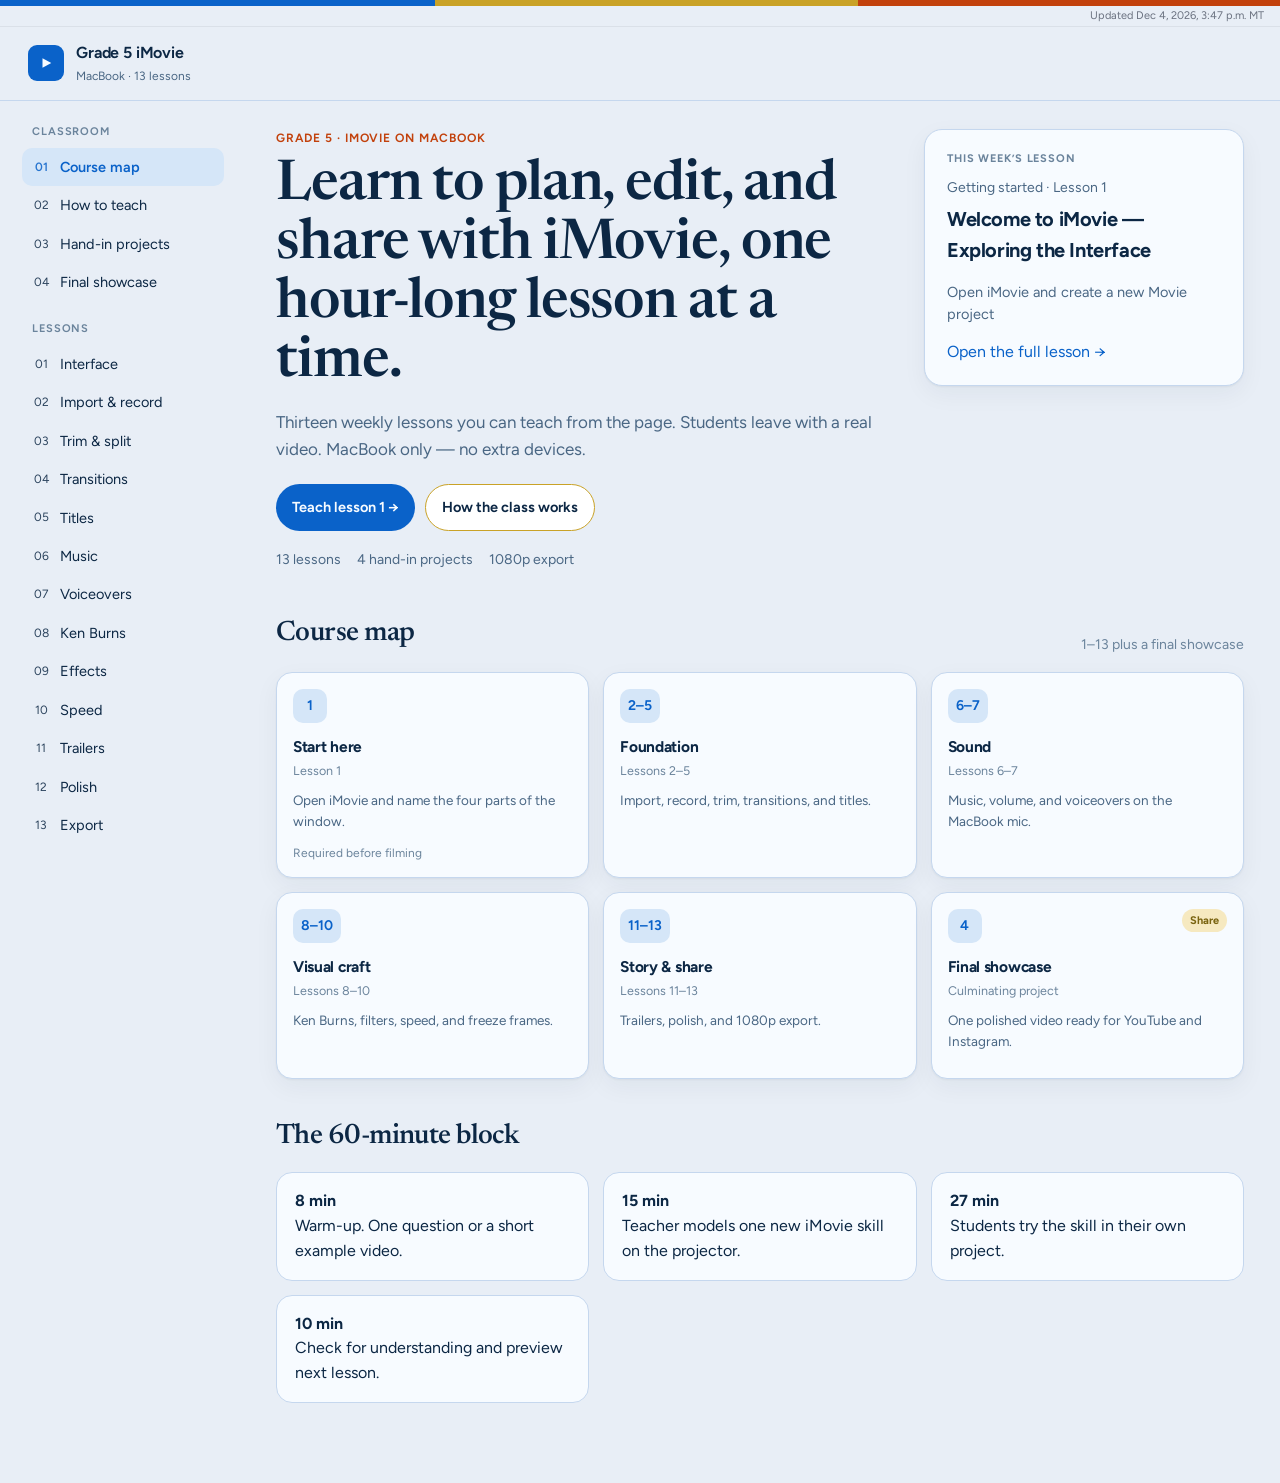
<file: index.html>
<!DOCTYPE html>
<html lang="en">
<head>
  <meta charset="UTF-8" />
  <meta name="viewport" content="width=device-width, initial-scale=1.0" />
  <title>Grade 5 iMovie</title>
  <link rel="icon" href="favicon.svg" type="image/svg+xml" />
  <link rel="preconnect" href="https://fonts.googleapis.com" />
  <link href="https://fonts.googleapis.com/css2?family=Figtree:wght@400;500;600;650;700&family=Newsreader:opsz,wght@6..72,500;6..72,560;6..72,650&display=swap" rel="stylesheet" />
  <link rel="stylesheet" href="styles.css" />
</head>
<body>
  <div id="app">
    <div class="hero-grid">
      <div>
        <p class="kicker">Grade 5 · iMovie on MacBook</p>
        <h1>Learn to plan, edit, and share with iMovie, one hour-long lesson at a time.</h1>
        <p class="lead">Thirteen weekly lessons you can teach from the page. Students leave with a real video. MacBook only — no extra devices.</p>
        <div class="actions">
          <a class="btn btn-primary" href="lesson.html?n=1">Teach lesson 1 →</a>
          <a class="btn btn-ghost" href="how-to.html">How the class works</a>
        </div>
        <div class="meta-row">
          <span>13 lessons</span>
          <span>4 hand-in projects</span>
          <span>1080p export</span>
        </div>
      </div>
      <aside class="panel">
        <div class="soft-kicker">This week’s lesson</div>
        <div style="color:var(--muted);font-size:14px;margin-bottom:6px;">Getting started · Lesson 1</div>
        <h3>Welcome to iMovie — Exploring the Interface</h3>
        <p style="color:var(--muted);font-size:14.5px;">Open iMovie and create a new Movie project</p>
        <a href="lesson.html?n=1">Open the full lesson →</a>
      </aside>
    </div>
    <div style="display:flex;align-items:end;justify-content:space-between;gap:12px;margin-top:42px;">
      <h2 style="margin:0;">Course map</h2>
      <div style="color:var(--subtle);font-size:14px;">1–13 plus a final showcase</div>
    </div>
    <div class="cards" style="margin-top:16px;">
      <a class="card" href="lesson.html?n=1">
        <div class="card-top"><div class="icon-pill">1</div></div>
        <div style="margin-top:12px;"><h3>Start here</h3><div class="weeks">Lesson 1</div></div>
        <p>Open iMovie and name the four parts of the window.</p>
        <div class="complete">Required before filming</div>
      </a>
<a class="card" href="lesson.html?n=2">
        <div class="card-top"><div class="icon-pill">2–5</div></div>
        <div style="margin-top:12px;"><h3>Foundation</h3><div class="weeks">Lessons 2–5</div></div>
        <p>Import, record, trim, transitions, and titles.</p>
        
      </a>
<a class="card" href="lesson.html?n=6">
        <div class="card-top"><div class="icon-pill">6–7</div></div>
        <div style="margin-top:12px;"><h3>Sound</h3><div class="weeks">Lessons 6–7</div></div>
        <p>Music, volume, and voiceovers on the MacBook mic.</p>
        
      </a>
<a class="card" href="lesson.html?n=8">
        <div class="card-top"><div class="icon-pill">8–10</div></div>
        <div style="margin-top:12px;"><h3>Visual craft</h3><div class="weeks">Lessons 8–10</div></div>
        <p>Ken Burns, filters, speed, and freeze frames.</p>
        
      </a>
<a class="card" href="lesson.html?n=11">
        <div class="card-top"><div class="icon-pill">11–13</div></div>
        <div style="margin-top:12px;"><h3>Story & share</h3><div class="weeks">Lessons 11–13</div></div>
        <p>Trailers, polish, and 1080p export.</p>
        
      </a>
<a class="card" href="project.html?n=4">
        <div class="card-top"><div class="icon-pill">4</div><span class="badge">Share</span></div>
        <div style="margin-top:12px;"><h3>Final showcase</h3><div class="weeks">Culminating project</div></div>
        <p>One polished video ready for YouTube and Instagram.</p>
        
      </a>
    </div>
    <h2>The 60-minute block</h2>
    <div class="cards">
      <div class="note" style="margin:0;"><strong>8 min</strong><br>Warm-up. One question or a short example video.</div>
<div class="note" style="margin:0;"><strong>15 min</strong><br>Teacher models one new iMovie skill on the projector.</div>
<div class="note" style="margin:0;"><strong>27 min</strong><br>Students try the skill in their own project.</div>
<div class="note" style="margin:0;"><strong>10 min</strong><br>Check for understanding and preview next lesson.</div>
    </div>
  </div>
  <script src="data.js"></script>
  <script src="app.js"></script>
</body>
</html>
</file>
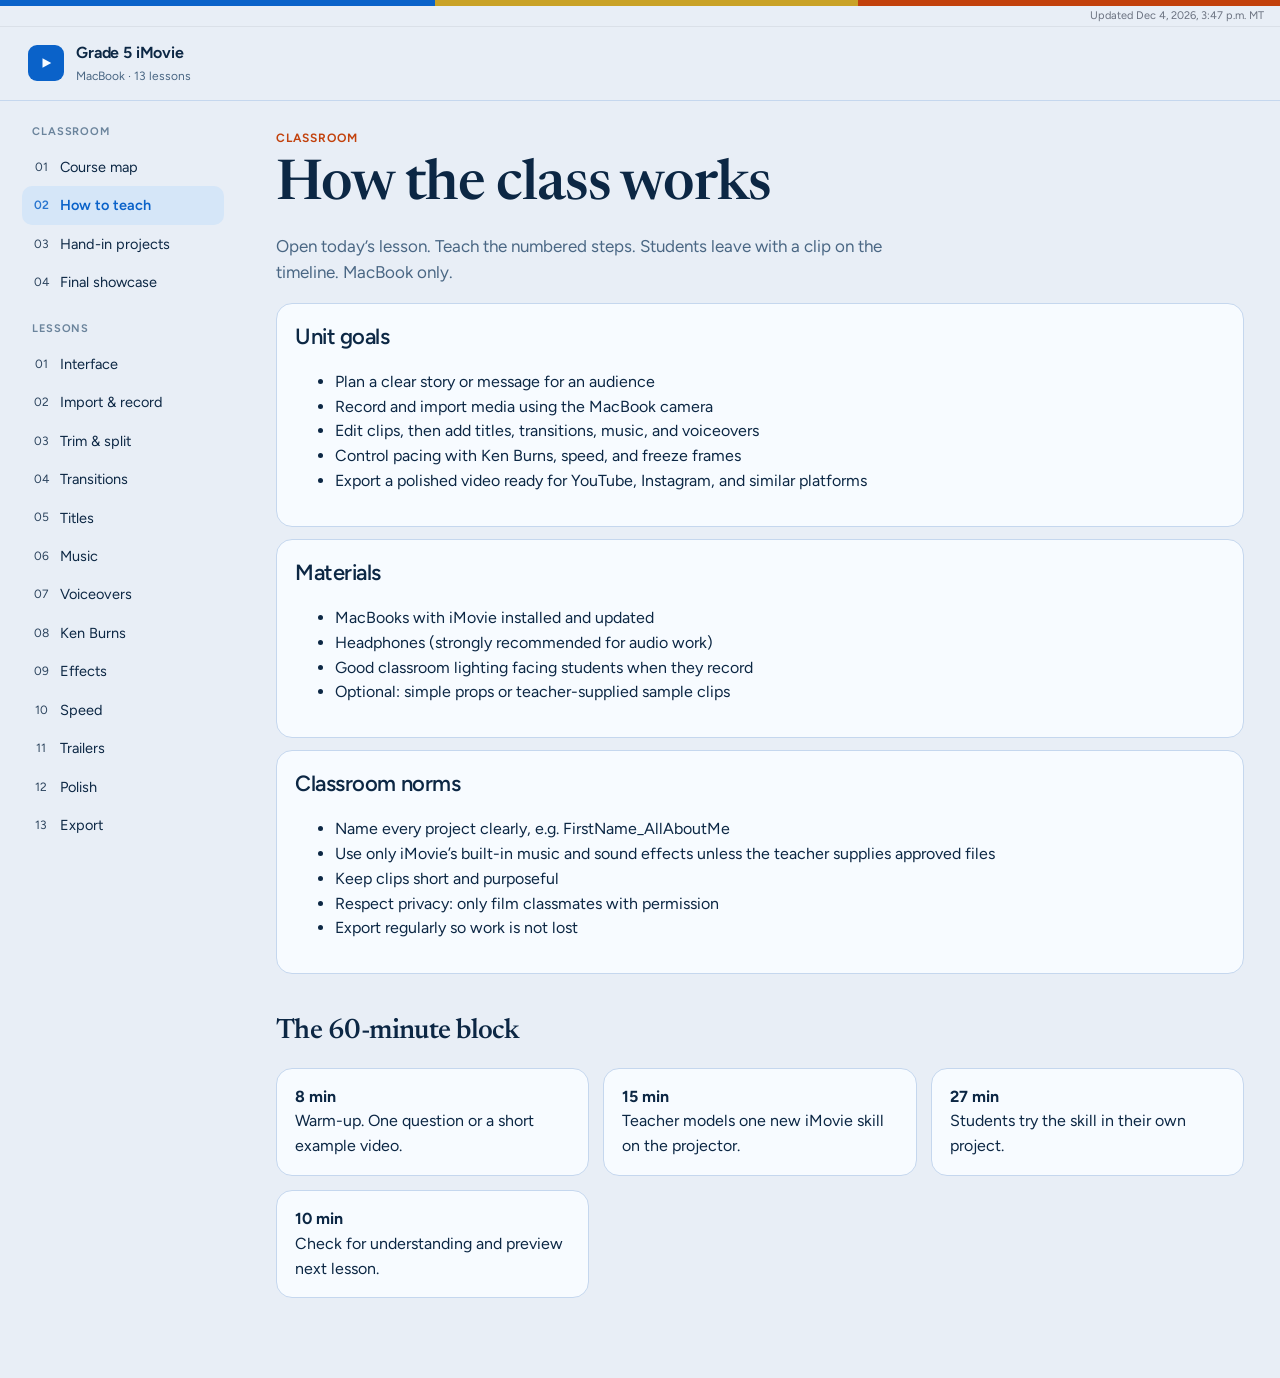
<file: how-to.html>
<!DOCTYPE html>
<html lang="en">
<head>
  <meta charset="UTF-8" />
  <meta name="viewport" content="width=device-width, initial-scale=1.0" />
  <title>How to teach · Grade 5 iMovie</title>
  <link rel="icon" href="favicon.svg" type="image/svg+xml" />
  <link rel="preconnect" href="https://fonts.googleapis.com" />
  <link href="https://fonts.googleapis.com/css2?family=Figtree:wght@400;500;600;650;700&family=Newsreader:opsz,wght@6..72,500;6..72,560;6..72,650&display=swap" rel="stylesheet" />
  <link rel="stylesheet" href="styles.css" />
</head>
<body>
  <div id="app">
    <p class="kicker">Classroom</p>
    <h1>How the class works</h1>
    <p class="lead">Open today’s lesson. Teach the numbered steps. Students leave with a clip on the timeline. MacBook only.</p>
    <div class="note"><h3>Unit goals</h3><ul><li>Plan a clear story or message for an audience</li><li>Record and import media using the MacBook camera</li><li>Edit clips, then add titles, transitions, music, and voiceovers</li><li>Control pacing with Ken Burns, speed, and freeze frames</li><li>Export a polished video ready for YouTube, Instagram, and similar platforms</li></ul></div>
    <div class="note"><h3>Materials</h3><ul><li>MacBooks with iMovie installed and updated</li><li>Headphones (strongly recommended for audio work)</li><li>Good classroom lighting facing students when they record</li><li>Optional: simple props or teacher-supplied sample clips</li></ul></div>
    <div class="note"><h3>Classroom norms</h3><ul><li>Name every project clearly, e.g. FirstName_AllAboutMe</li><li>Use only iMovie’s built-in music and sound effects unless the teacher supplies approved files</li><li>Keep clips short and purposeful</li><li>Respect privacy: only film classmates with permission</li><li>Export regularly so work is not lost</li></ul></div>
    <h2>The 60-minute block</h2>
    <div class="cards"><div class="note" style="margin:0;"><strong>8 min</strong><br>Warm-up. One question or a short example video.</div><div class="note" style="margin:0;"><strong>15 min</strong><br>Teacher models one new iMovie skill on the projector.</div><div class="note" style="margin:0;"><strong>27 min</strong><br>Students try the skill in their own project.</div><div class="note" style="margin:0;"><strong>10 min</strong><br>Check for understanding and preview next lesson.</div></div>
  </div>
  <script src="data.js"></script>
  <script src="app.js"></script>
</body>
</html>
</file>
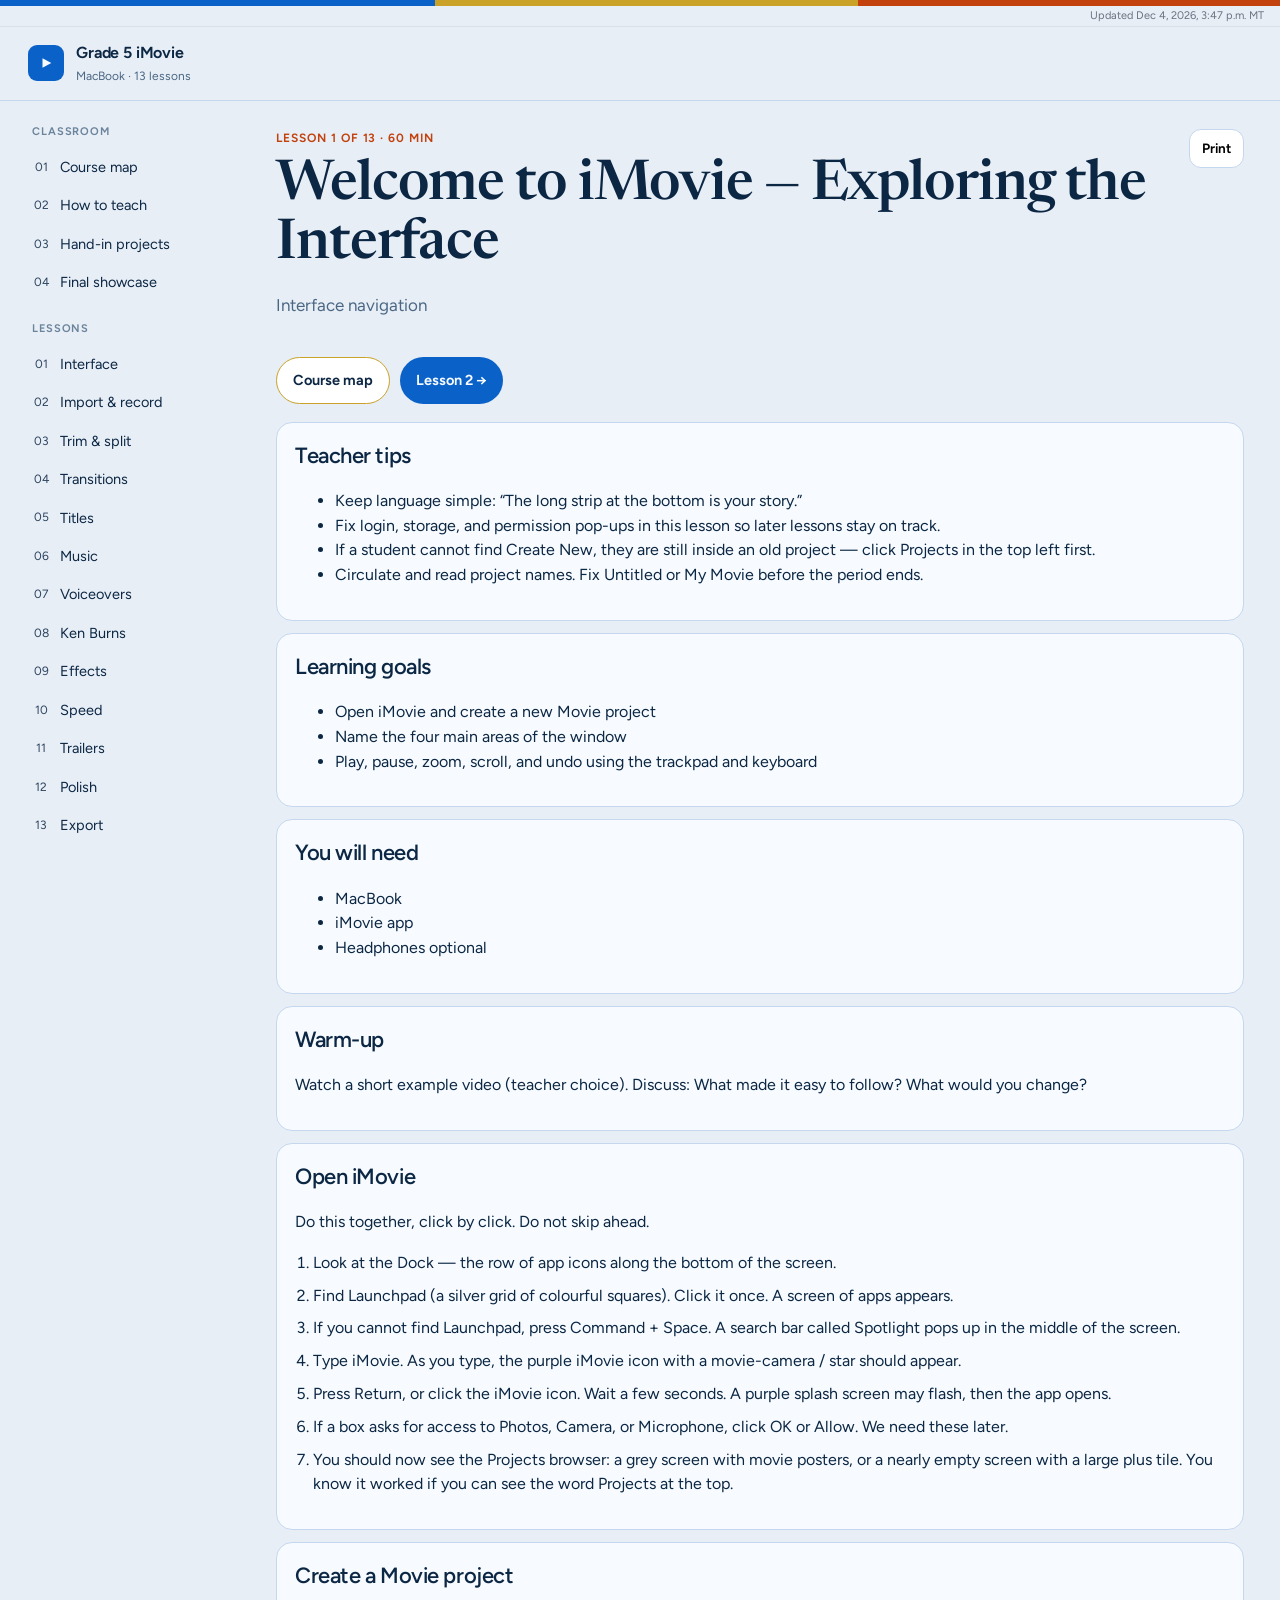
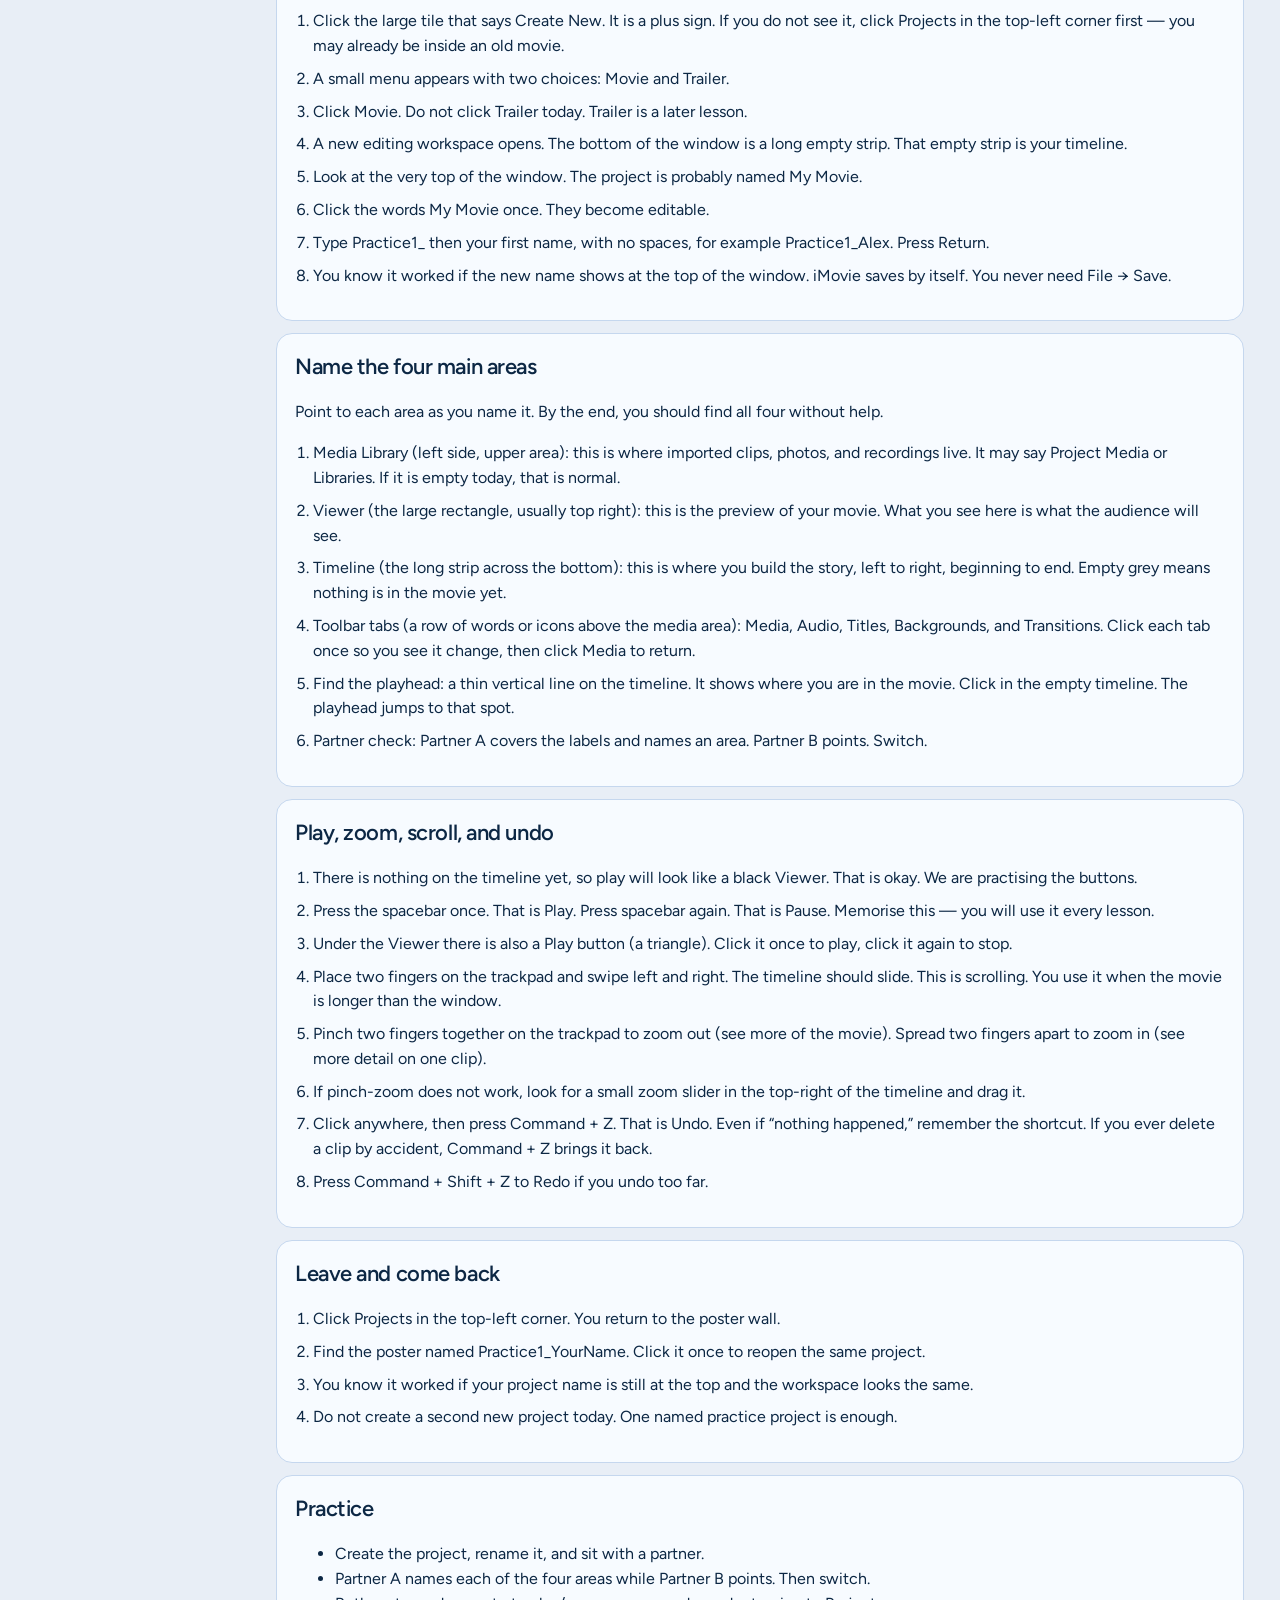
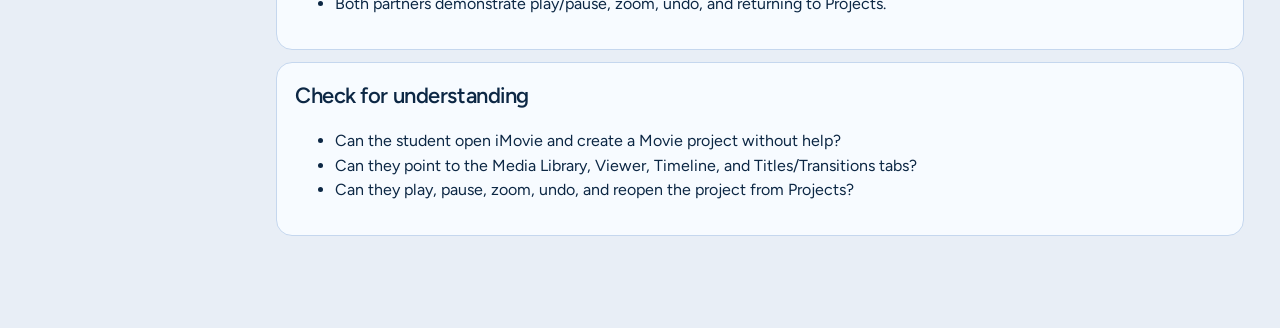
<file: lesson.html>
<!DOCTYPE html>
<html lang="en">
<head>
  <meta charset="UTF-8" />
  <meta name="viewport" content="width=device-width, initial-scale=1.0" />
  <title>Lesson · Grade 5 iMovie</title>
  <link rel="icon" href="favicon.svg" type="image/svg+xml" />
  <link rel="preconnect" href="https://fonts.googleapis.com" />
  <link href="https://fonts.googleapis.com/css2?family=Figtree:wght@400;500;600;650;700&family=Newsreader:opsz,wght@6..72,500;6..72,560;6..72,650&display=swap" rel="stylesheet" />
  <link rel="stylesheet" href="styles.css" />
</head>
<body>
  <div id="app"></div>
  <script src="data.js"></script>
  <script src="app.js"></script>
  <script>
    const n = Number(new URLSearchParams(location.search).get("n") || 1);
    const lesson = LESSONS.find((l) => l.number === n) || LESSONS[0];
    document.title = "Lesson " + lesson.number + " · " + lesson.title;
    const prev = LESSONS.find((l) => l.number === lesson.number - 1);
    const next = LESSONS.find((l) => l.number === lesson.number + 1);
    const groups = lesson.groups.map((g) => `
      <div class="note">
        <h3>${g.title}</h3>
        ${g.intro ? "<p>" + g.intro + "</p>" : ""}
        <ol class="steps">${g.steps.map((s) => "<li>" + s + "</li>").join("")}</ol>
        ${g.tips ? "<p><strong>Tips</strong></p><ul>" + g.tips.map((t) => "<li>" + t + "</li>").join("") + "</ul>" : ""}
        ${g.quickCheck ? "<p><strong>Quick check:</strong> " + g.quickCheck + "</p>" : ""}
      </div>
    `).join("");
    document.getElementById("app").innerHTML = `
      <div style="display:flex;justify-content:space-between;gap:16px;align-items:flex-start;">
        <div>
          <p class="kicker">Lesson ${lesson.number} of 13 · ${lesson.duration}</p>
          <h1>${lesson.title}</h1>
          <p class="lead">${lesson.skill}</p>
        </div>
        <div class="toolbar"><button class="ghost-btn" onclick="window.print()">Print</button></div>
      </div>
      <div class="actions">
        ${prev ? '<a class="btn btn-ghost" href="lesson.html?n=' + prev.number + '">← Lesson ' + prev.number + "</a>" : '<a class="btn btn-ghost" href="index.html">Course map</a>'}
        ${next ? '<a class="btn btn-primary" href="lesson.html?n=' + next.number + '">Lesson ' + next.number + " →</a>" : '<a class="btn btn-primary" href="projects.html">Hand-in projects →</a>'}
      </div>
      <div class="note"><h3>Teacher tips</h3><ul>${lesson.tips.map((t) => "<li>" + t + "</li>").join("")}</ul></div>
      <div class="note"><h3>Learning goals</h3><ul>${lesson.objectives.map((t) => "<li>" + t + "</li>").join("")}</ul></div>
      <div class="note"><h3>You will need</h3><ul>${lesson.youWillNeed.map((t) => "<li>" + t + "</li>").join("")}</ul></div>
      <div class="note"><h3>Warm-up</h3><p>${lesson.warmup}</p></div>
      ${groups}
      <div class="note"><h3>Practice</h3><ul>${lesson.practice.map((t) => "<li>" + t + "</li>").join("")}</ul></div>
      <div class="note"><h3>Check for understanding</h3><ul>${lesson.check.map((t) => "<li>" + t + "</li>").join("")}</ul></div>
    `;
  </script>
</body>
</html>
</file>
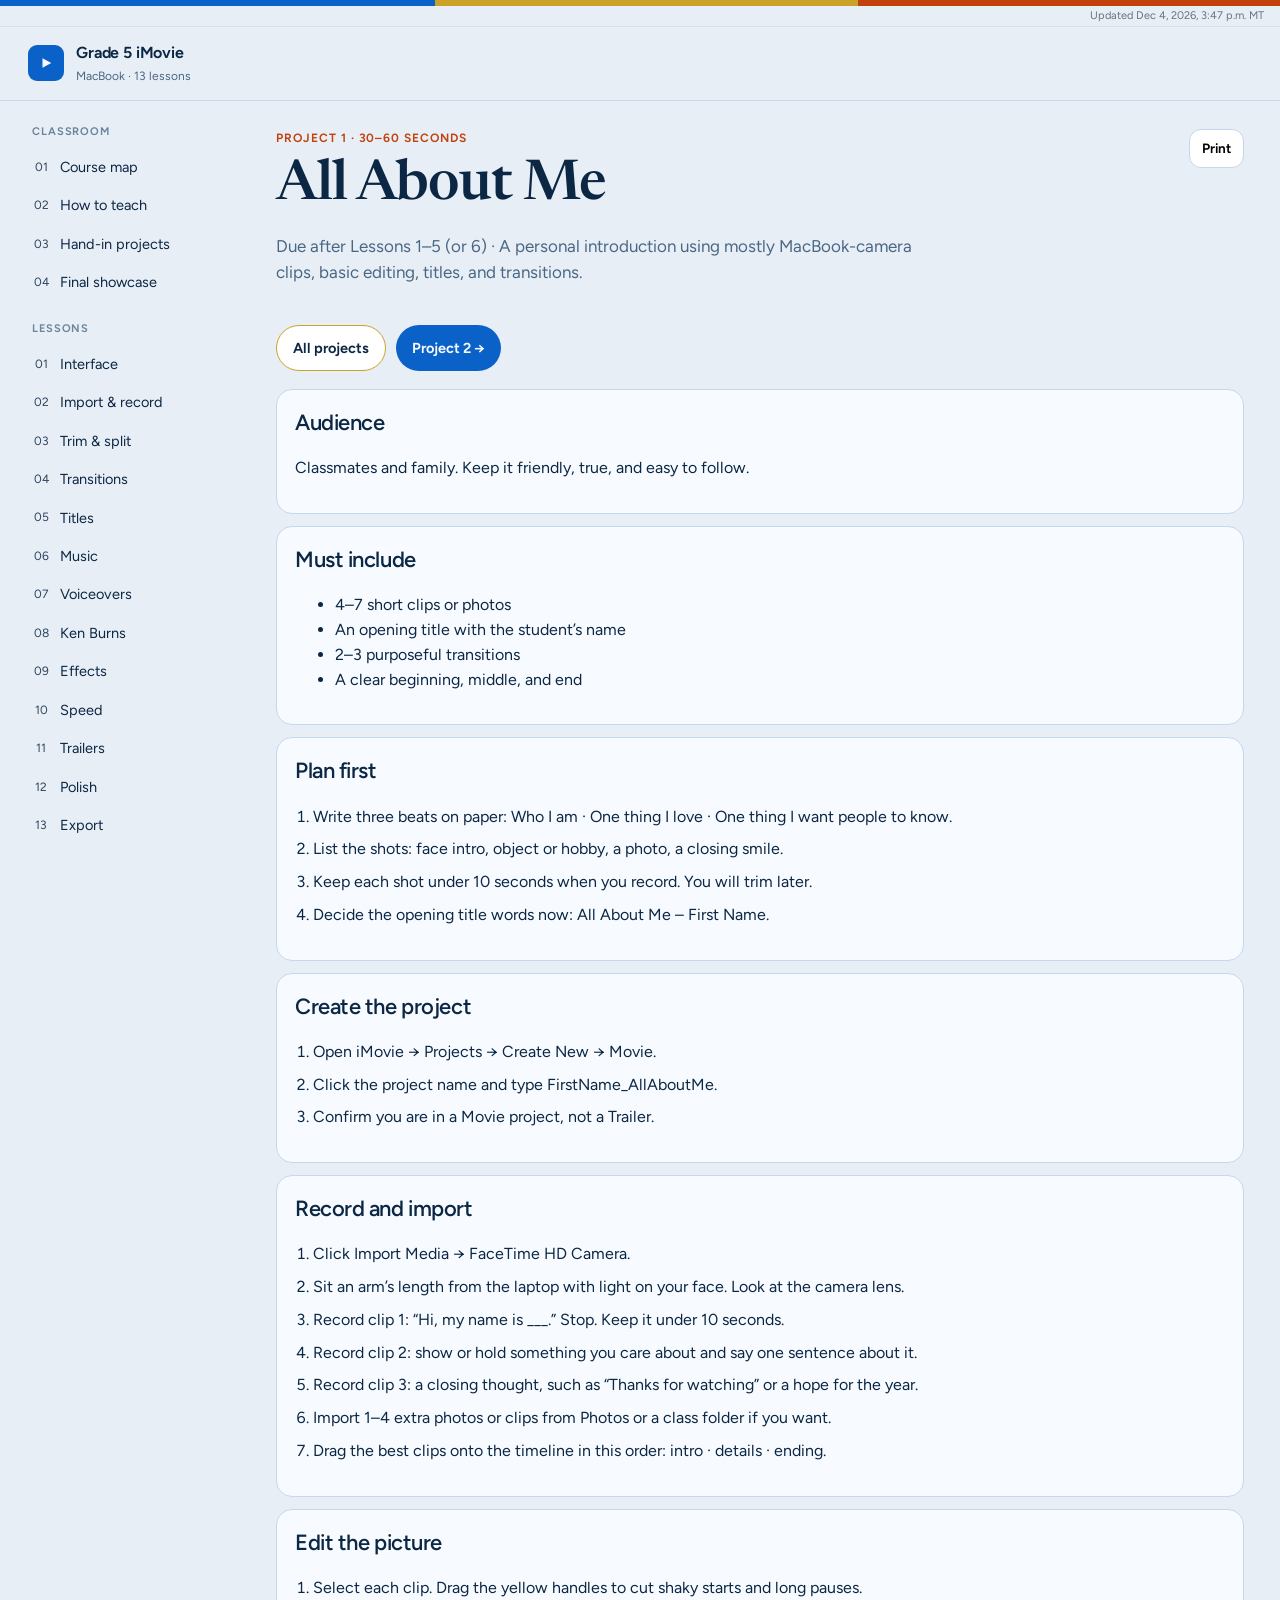
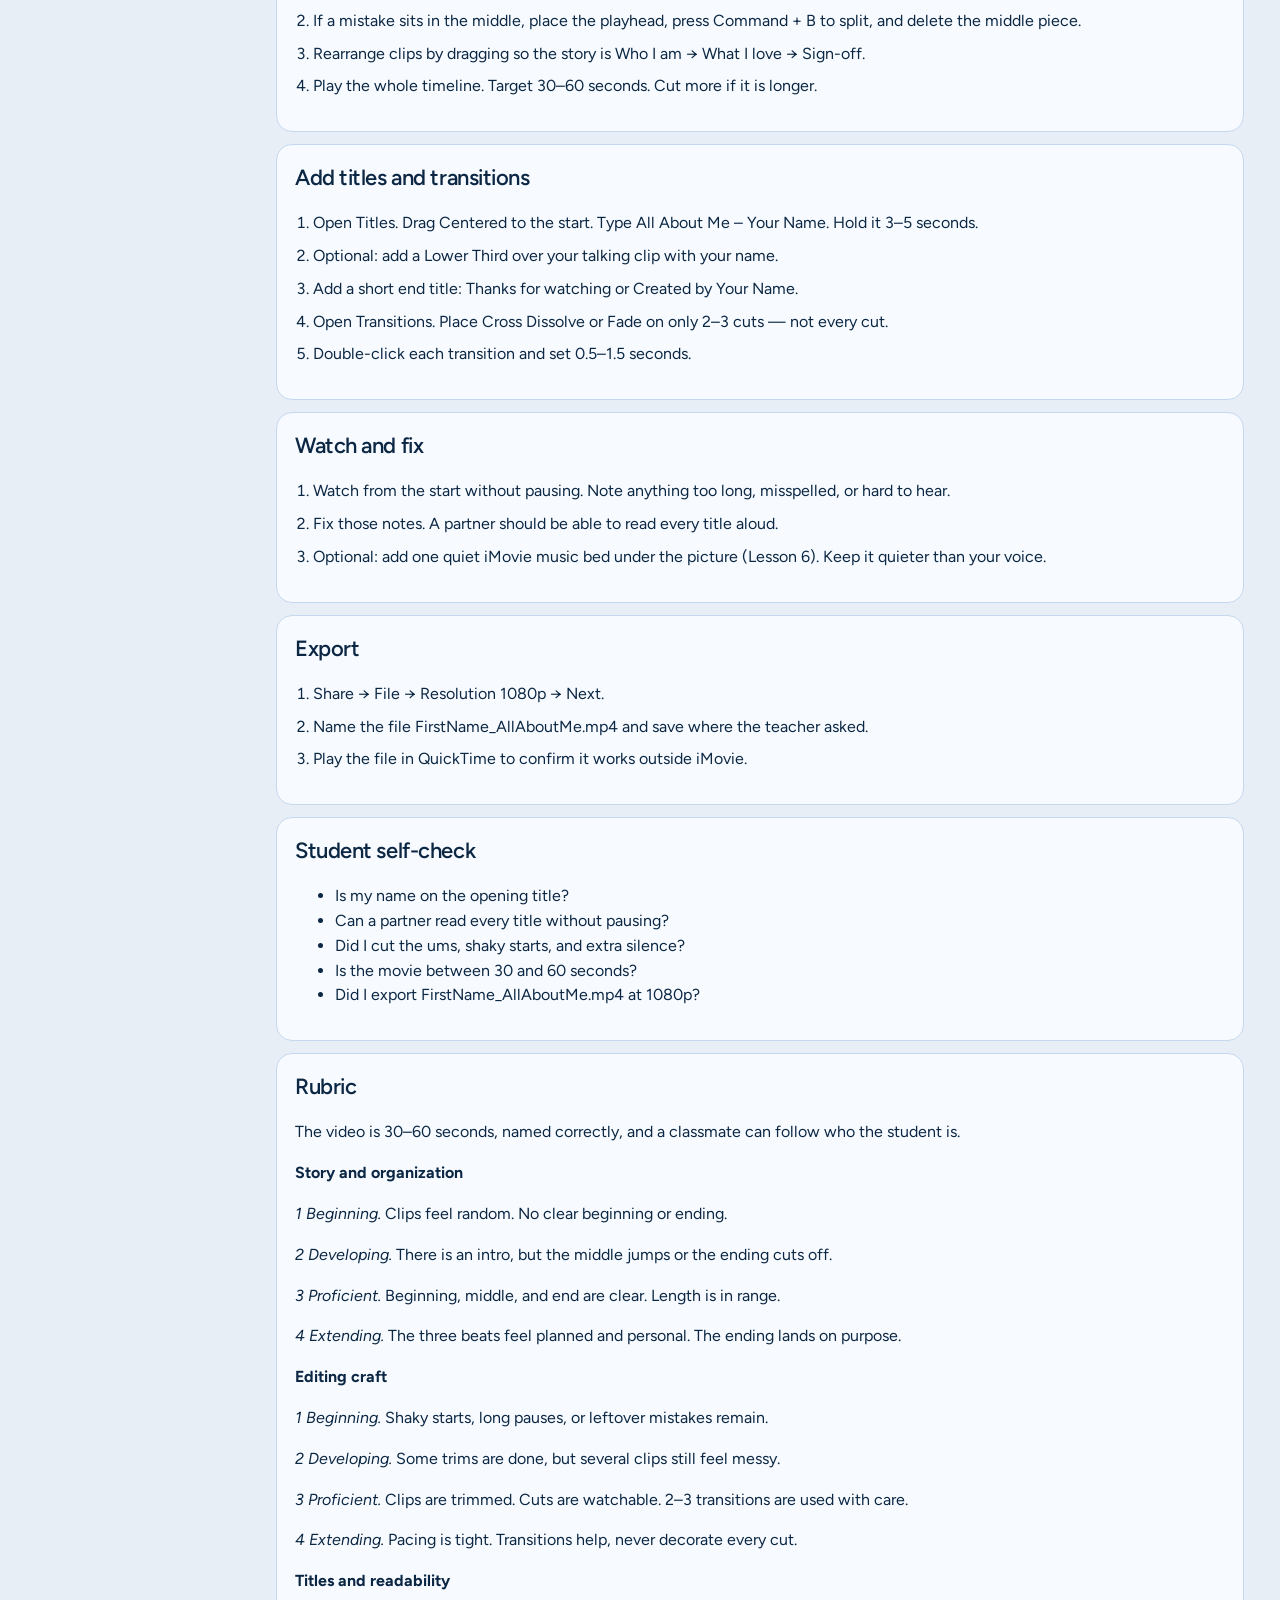
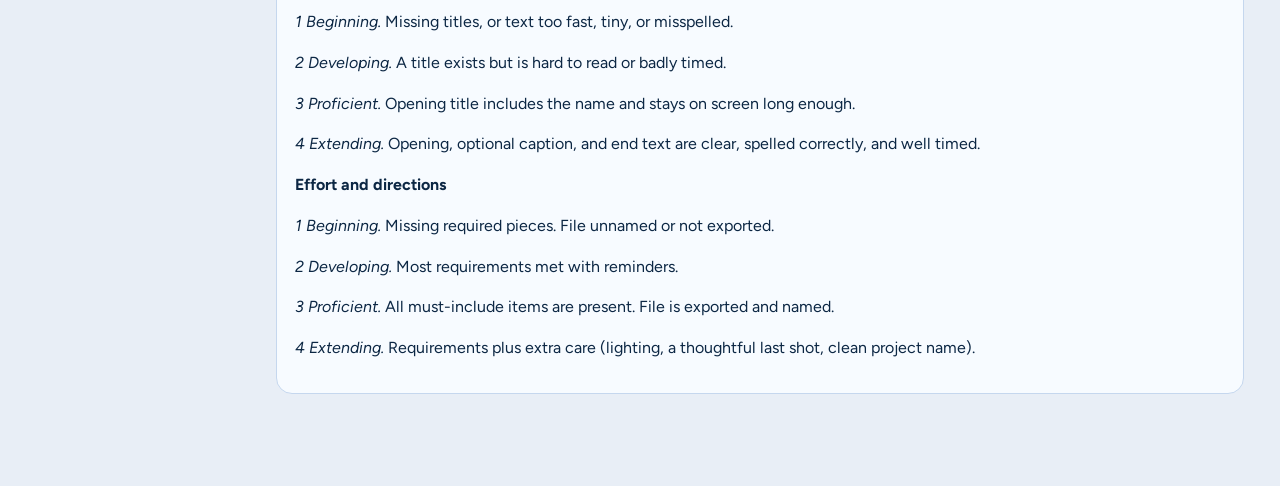
<file: project.html>
<!DOCTYPE html>
<html lang="en">
<head>
  <meta charset="UTF-8" />
  <meta name="viewport" content="width=device-width, initial-scale=1.0" />
  <title>Project · Grade 5 iMovie</title>
  <link rel="icon" href="favicon.svg" type="image/svg+xml" />
  <link rel="preconnect" href="https://fonts.googleapis.com" />
  <link href="https://fonts.googleapis.com/css2?family=Figtree:wght@400;500;600;650;700&family=Newsreader:opsz,wght@6..72,500;6..72,560;6..72,650&display=swap" rel="stylesheet" />
  <link rel="stylesheet" href="styles.css" />
</head>
<body>
  <div id="app"></div>
  <script src="data.js"></script>
  <script src="app.js"></script>
  <script>
    const n = Number(new URLSearchParams(location.search).get("n") || 1);
    const project = PROJECTS.find((p) => p.number === n) || PROJECTS[0];
    document.title = "Project " + project.number + " · " + project.title;
    const prev = PROJECTS.find((p) => p.number === project.number - 1);
    const next = PROJECTS.find((p) => p.number === project.number + 1);
    const levels = ["1 Beginning","2 Developing","3 Proficient","4 Extending"];
    const groups = project.groups.map((g) => `
      <div class="note"><h3>${g.title}</h3>${g.intro ? "<p>" + g.intro + "</p>" : ""}<ol class="steps">${g.steps.map((s) => "<li>" + s + "</li>").join("")}</ol></div>
    `).join("");
    const rubric = project.assessment.categories.map((c) => `
      <div style="margin-top:14px;"><p><strong>${c.name}</strong></p>
      ${c.levels.map((level, i) => "<p><em>" + levels[i] + ".</em> " + level + "</p>").join("")}</div>
    `).join("");
    document.getElementById("app").innerHTML = `
      <div style="display:flex;justify-content:space-between;gap:16px;align-items:flex-start;">
        <div>
          <p class="kicker">Project ${project.number} · ${project.length}</p>
          <h1>${project.title}</h1>
          <p class="lead">${project.timing} · ${project.summary}</p>
        </div>
        <div class="toolbar"><button class="ghost-btn" onclick="window.print()">Print</button></div>
      </div>
      <div class="actions">
        ${prev ? '<a class="btn btn-ghost" href="project.html?n=' + prev.number + '">← Project ' + prev.number + "</a>" : '<a class="btn btn-ghost" href="projects.html">All projects</a>'}
        ${next ? '<a class="btn btn-primary" href="project.html?n=' + next.number + '">Project ' + next.number + " →</a>" : '<a class="btn btn-primary" href="lesson.html?n=13">Export lesson →</a>'}
      </div>
      <div class="note"><h3>Audience</h3><p>${project.audience}</p></div>
      <div class="note"><h3>Must include</h3><ul>${project.mustInclude.map((i) => "<li>" + i + "</li>").join("")}</ul></div>
      <div class="note"><h3>Plan first</h3><ol class="steps">${project.planning.map((i) => "<li>" + i + "</li>").join("")}</ol></div>
      ${groups}
      <div class="note"><h3>Export</h3><ol class="steps">${project.exportSteps.map((i) => "<li>" + i + "</li>").join("")}</ol></div>
      <div class="note"><h3>Student self-check</h3><ul>${project.assessment.selfCheck.map((i) => "<li>" + i + "</li>").join("")}</ul></div>
      <div class="note"><h3>Rubric</h3><p>${project.assessment.passing}</p>${rubric}</div>
    `;
  </script>
</body>
</html>
</file>
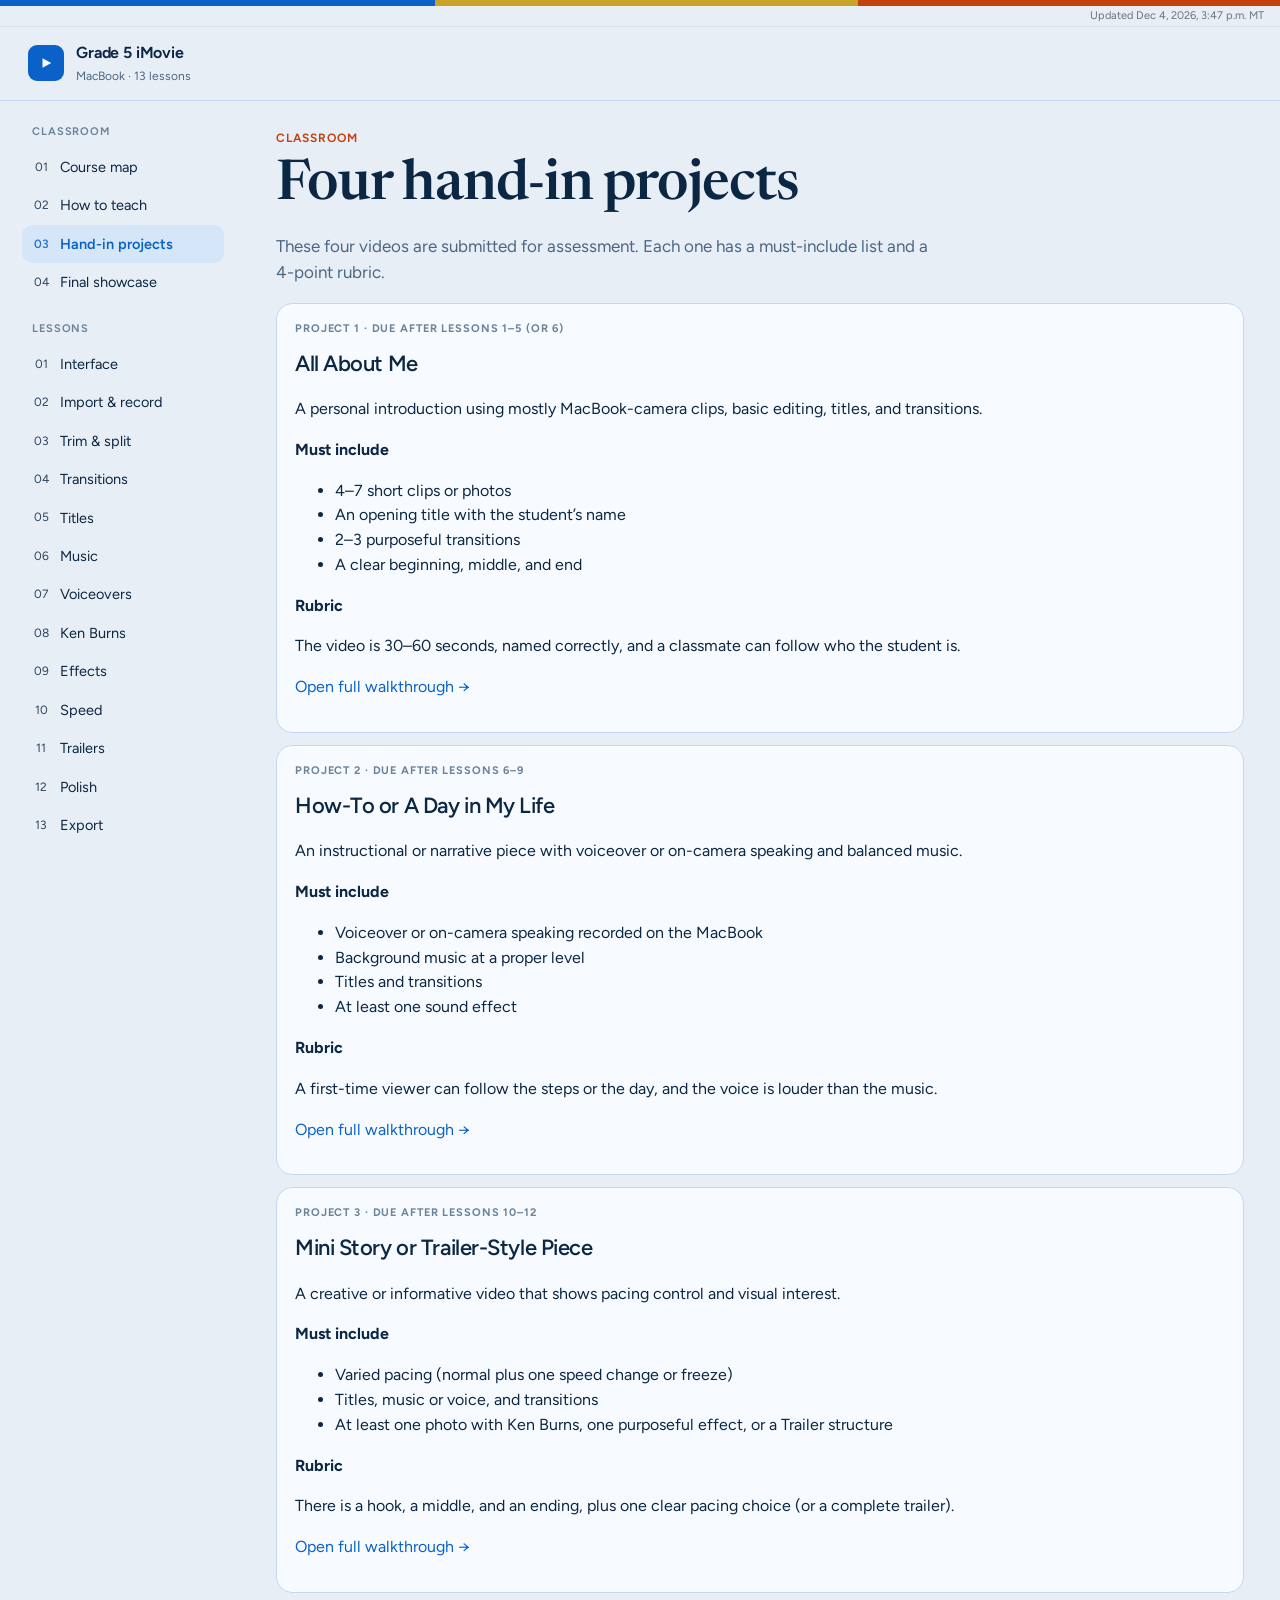
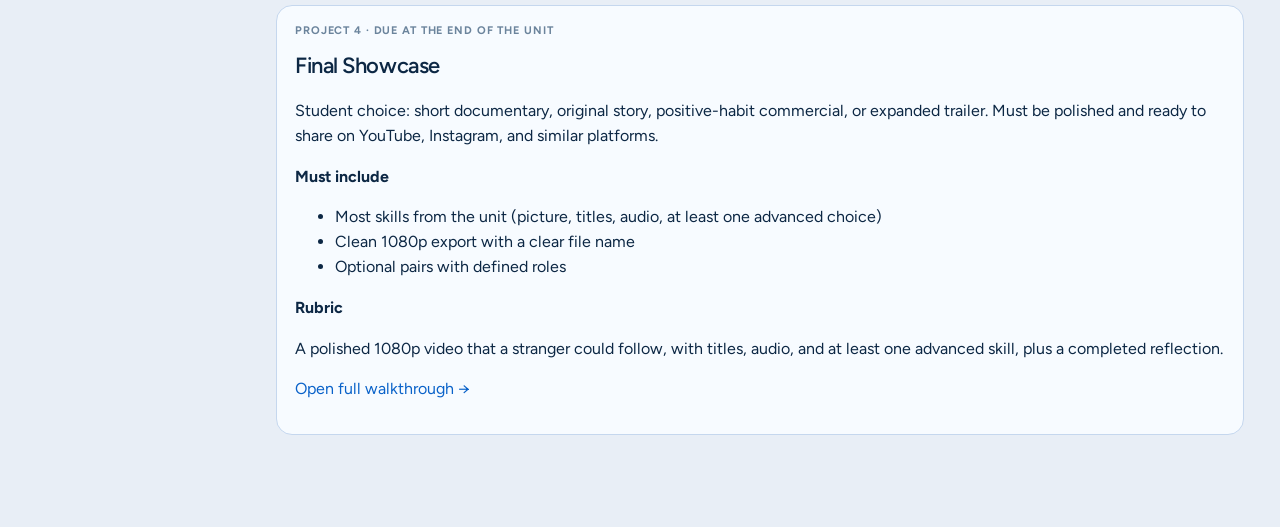
<file: projects.html>
<!DOCTYPE html>
<html lang="en">
<head>
  <meta charset="UTF-8" />
  <meta name="viewport" content="width=device-width, initial-scale=1.0" />
  <title>Hand-in projects · Grade 5 iMovie</title>
  <link rel="icon" href="favicon.svg" type="image/svg+xml" />
  <link rel="preconnect" href="https://fonts.googleapis.com" />
  <link href="https://fonts.googleapis.com/css2?family=Figtree:wght@400;500;600;650;700&family=Newsreader:opsz,wght@6..72,500;6..72,560;6..72,650&display=swap" rel="stylesheet" />
  <link rel="stylesheet" href="styles.css" />
</head>
<body>
  <div id="app">
    <p class="kicker">Classroom</p>
    <h1>Four hand-in projects</h1>
    <p class="lead">These four videos are submitted for assessment. Each one has a must-include list and a 4-point rubric.</p>
    <div id="project-list"></div>
  </div>
  <script src="data.js"></script>
  <script src="app.js"></script>
  <script>
    document.getElementById("project-list").innerHTML = PROJECTS.map((p) => `
      <div class="note">
        <div class="soft-kicker">Project ${p.number} · ${p.timing}</div>
        <h3>${p.title}</h3>
        <p>${p.summary}</p>
        <p><strong>Must include</strong></p>
        <ul>${p.mustInclude.map((m) => "<li>" + m + "</li>").join("")}</ul>
        <div><p><strong>Rubric</strong></p><p>${p.assessment.passing}</p></div>
        <p><a href="project.html?n=${p.number}">Open full walkthrough →</a></p>
      </div>
    `).join("");
  </script>
</body>
</html>
</file>
<file: styles.css>
:root {
  --bg: #e8eef6;
  --surface: #eef3fa;
  --paper: #f7fbff;
  --fg: #0c2744;
  --muted: #4a6784;
  --subtle: #6b849c;
  --primary: #0a62c9;
  --primary-soft: #d5e6f8;
  --line: #c5d7ee;
  --shadow: 0 1px 2px rgba(12, 39, 68, 0.05), 0 8px 24px rgba(12, 39, 68, 0.05);
  --font-sans: "Figtree", ui-sans-serif, system-ui, sans-serif;
  --font-display: "Newsreader", "Iowan Old Style", Georgia, serif;
}
* { box-sizing: border-box; }
html, body { margin: 0; }
html { scroll-behavior: smooth; }
body {
  font-family: var(--font-sans);
  background: var(--bg);
  color: var(--fg);
  min-height: 100vh;
  line-height: 1.55;
}
a { color: var(--primary); text-decoration: none; }
a:hover { text-decoration: underline; }
.topbar {
  position: sticky; top: 0; z-index: 40;
  display: flex; align-items: center; justify-content: space-between; gap: 16px;
  padding: 14px 28px; background: var(--bg); border-bottom: 1px solid var(--line);
}
.brand { display: flex; align-items: center; gap: 12px; color: inherit; text-decoration: none; }
.brand:hover { text-decoration: none; }
.logo {
  width: 36px; height: 36px; border-radius: 9px; background: var(--primary); color: var(--paper);
  display: grid; place-items: center; flex-shrink: 0;
}
.brand-title { font-weight: 650; font-size: 16px; letter-spacing: -0.01em; }
.brand-sub { font-size: 12px; color: var(--muted); margin-top: 1px; }
.role-toggle { display: inline-flex; background: #fff; border: 1px solid var(--line); border-radius: 999px; padding: 3px; }
.role-toggle button {
  border: 0; background: transparent; color: var(--muted); font: inherit; font-size: 13px; font-weight: 600;
  padding: 6px 12px; border-radius: 999px; cursor: pointer;
}
.role-toggle button.active { background: var(--primary); color: #f7fbff; }
.shell { display: grid; grid-template-columns: 240px minmax(0, 1fr); min-height: calc(100vh - 65px); }
.sidebar { padding: 22px 16px 40px 22px; }
.nav-label { font-size: 11px; letter-spacing: 0.08em; text-transform: uppercase; color: var(--subtle); font-weight: 650; margin: 18px 10px 8px; }
.nav-label:first-child { margin-top: 0; }
.nav-link {
  display: flex; align-items: center; gap: 10px; padding: 8px 10px; border-radius: 10px;
  color: var(--fg); text-decoration: none; font-size: 14.5px;
}
.nav-link:hover { background: rgba(10, 98, 201, 0.07); text-decoration: none; }
.nav-link.active { background: var(--primary-soft); color: var(--primary); font-weight: 600; }
.nav-ico { width: 18px; text-align: center; opacity: 0.85; font-size: 12px; }
.main { padding: 28px 36px 80px; max-width: 1080px; }
.kicker { font-size: 12px; letter-spacing: 0.08em; text-transform: uppercase; color: var(--subtle); font-weight: 650; margin: 0 0 10px; }
h1, h2, h3 { font-family: var(--font-display); font-weight: 560; letter-spacing: -0.02em; }
h1 { font-size: clamp(36px, 5vw, 56px); line-height: 1.05; margin: 0 0 16px; }
h2 { font-size: 28px; margin: 36px 0 14px; }
h3 { font-size: 22px; margin: 0 0 8px; }
.lead { font-size: 17px; color: var(--muted); max-width: 42rem; }
.actions { display: flex; flex-wrap: wrap; gap: 10px; margin: 22px 0 18px; }
.btn {
  display: inline-flex; align-items: center; gap: 8px; border: 0; border-radius: 999px;
  padding: 11px 16px; font: inherit; font-weight: 650; font-size: 14.5px; cursor: pointer; text-decoration: none;
}
.btn:hover { text-decoration: none; }
.btn-primary { background: var(--primary); color: #f7fbff; }
.btn-primary:hover { background: #062445; }
.btn-ghost { background: #fff; color: var(--fg); border: 1px solid var(--line); }
.meta-row { display: flex; flex-wrap: wrap; gap: 16px; color: var(--muted); font-size: 14px; }
.hero-grid { display: grid; grid-template-columns: minmax(0, 1fr) 320px; gap: 28px; align-items: start; }
.panel {
  background: var(--paper); border: 1px solid var(--line); border-radius: 18px; box-shadow: var(--shadow); padding: 20px 22px;
}
.panel h3 { font-family: var(--font-sans); font-size: 20px; font-weight: 700; }
.soft-kicker { color: var(--subtle); font-size: 11px; letter-spacing: 0.08em; text-transform: uppercase; font-weight: 700; margin-bottom: 10px; }
.cards { display: grid; grid-template-columns: repeat(3, minmax(0, 1fr)); gap: 14px; }
.card {
  background: var(--paper); border: 1px solid var(--line); border-radius: 16px; padding: 16px 16px 14px;
  box-shadow: var(--shadow); color: inherit; text-decoration: none; display: block;
}
.card:hover { border-color: #9bb8d8; text-decoration: none; }
.card-top { display: flex; align-items: flex-start; justify-content: space-between; gap: 8px; }
.icon-pill {
  min-width: 34px; height: 34px; padding: 0 8px; border-radius: 10px; background: var(--primary-soft); color: var(--primary);
  display: grid; place-items: center; font-size: 14px; font-weight: 650;
}
.badge { font-size: 11px; font-weight: 700; padding: 3px 8px; border-radius: 999px; background: var(--primary-soft); color: var(--primary); }
.card h3 { font-family: var(--font-sans); font-size: 15.5px; font-weight: 700; margin: 0; }
.weeks { color: var(--subtle); font-size: 12.5px; margin-top: 2px; }
.card p { color: var(--muted); font-size: 13.5px; margin: 10px 0 12px; }
.complete { font-size: 12px; color: var(--subtle); margin-top: 8px; }
.note {
  background: var(--paper); border: 1px solid var(--line); border-radius: 16px; padding: 16px 18px; margin: 12px 0;
}
.note h3, .note h4 { font-family: var(--font-sans); }
.steps { padding-left: 18px; }
.steps li { margin: 8px 0; }
.teacher-only.hidden-role, .student-only.hidden-role { display: none !important; }
.toolbar { display: flex; gap: 8px; justify-content: flex-end; }
.ghost-btn {
  background: #fff; border: 1px solid var(--line); border-radius: 12px; padding: 8px 12px;
  font: inherit; font-size: 13.5px; font-weight: 650; cursor: pointer;
}
.mobile-nav { display: none; gap: 8px; overflow-x: auto; padding: 10px 16px; border-bottom: 1px solid var(--line); }
.mobile-nav a { flex-shrink: 0; background: var(--paper); border: 1px solid var(--line); border-radius: 999px; padding: 6px 12px; color: var(--fg); text-decoration: none; font-size: 13px; }
@media print {
  .site-updated-stamp { display: none !important; }
  .topbar, .sidebar, .toolbar, .actions, .role-toggle, .mobile-nav { display: none !important; }
  .shell { display: block; }
  .main { padding: 0; max-width: none; }
  body { background: #fff; }
}
@media (max-width: 980px) {
  .shell { grid-template-columns: 1fr; }
  .sidebar { display: none; }
  .hero-grid, .cards { grid-template-columns: 1fr; }
  .main { padding: 20px 16px 60px; }
  .topbar { padding: 12px 16px; }
  .mobile-nav { display: flex; }
}

.site-updated-stamp {
  font-size: 11px;
  line-height: 1.3;
  color: #6b7280;
  text-align: right;
  padding: 3px 16px;
  border-bottom: 1px solid rgba(0,0,0,.06);
  background: transparent;
}
@media print { .site-updated-stamp { display: none !important; } }
</file>
